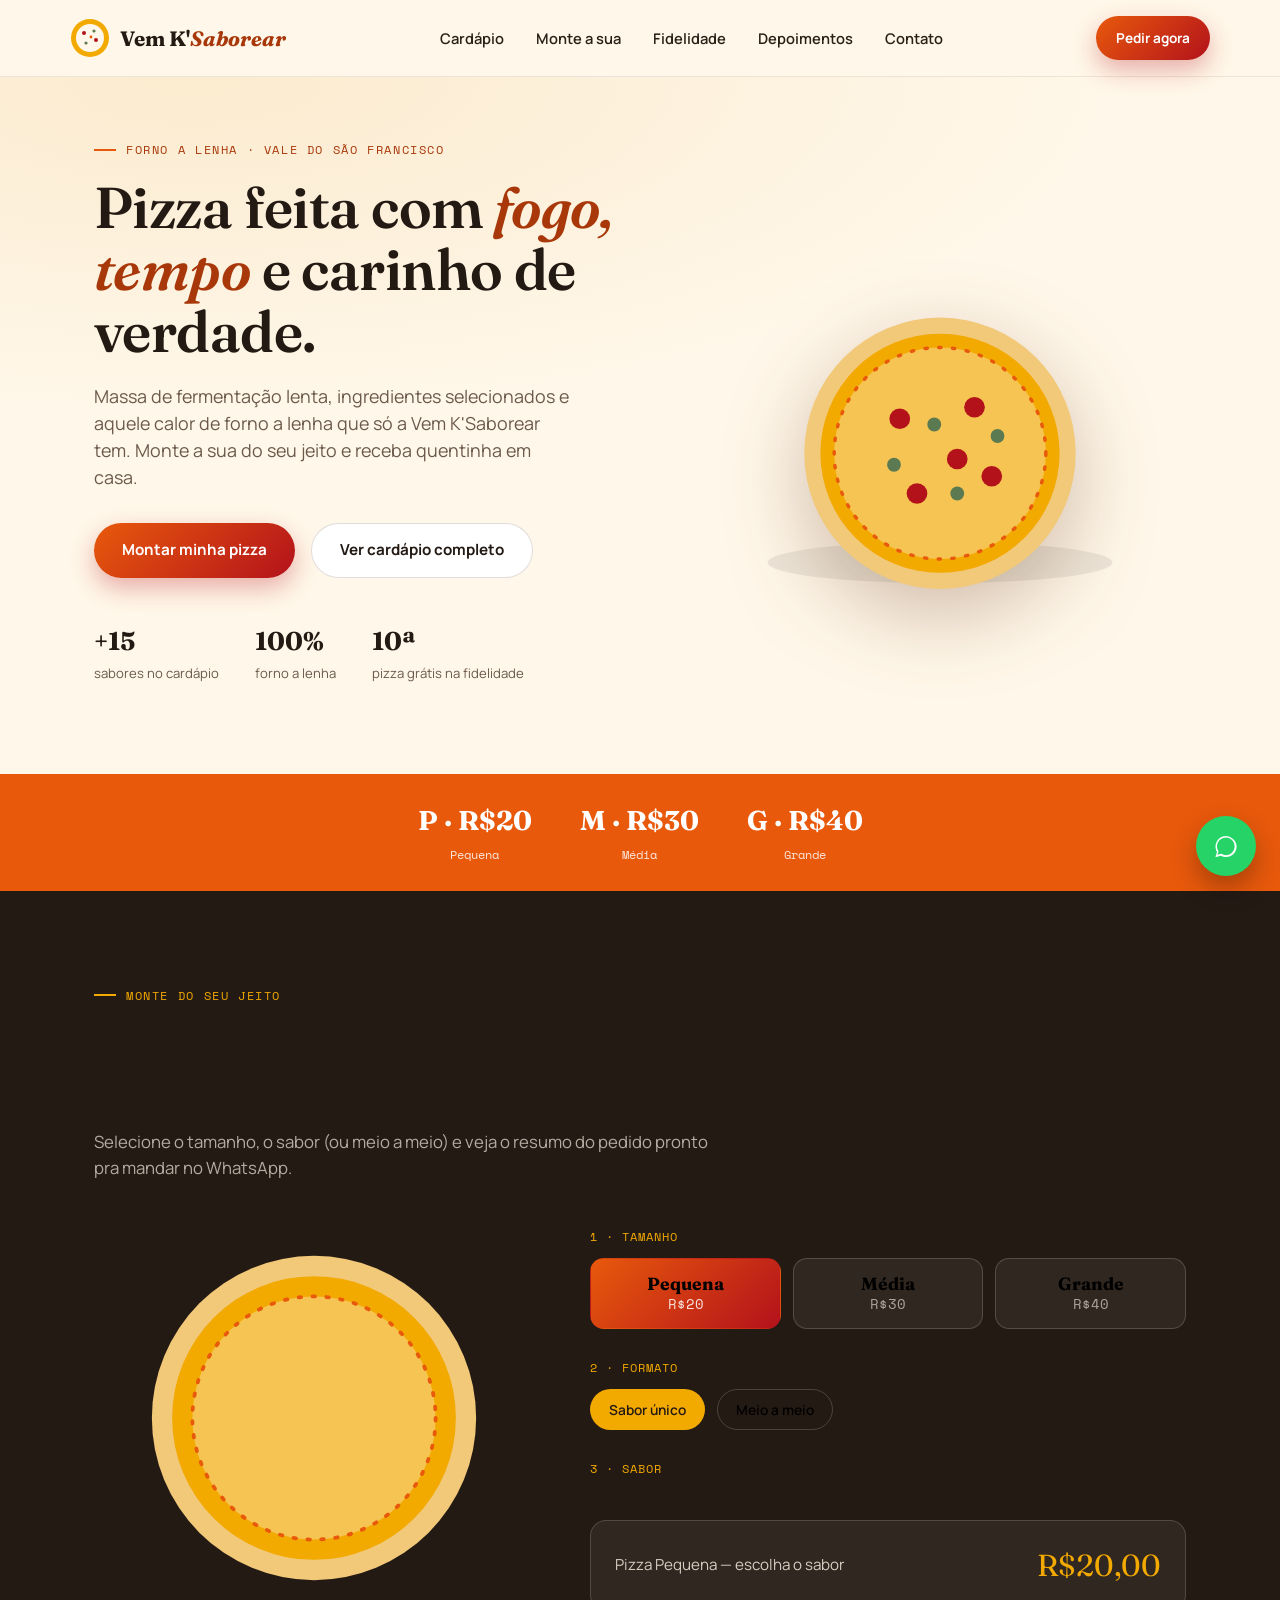
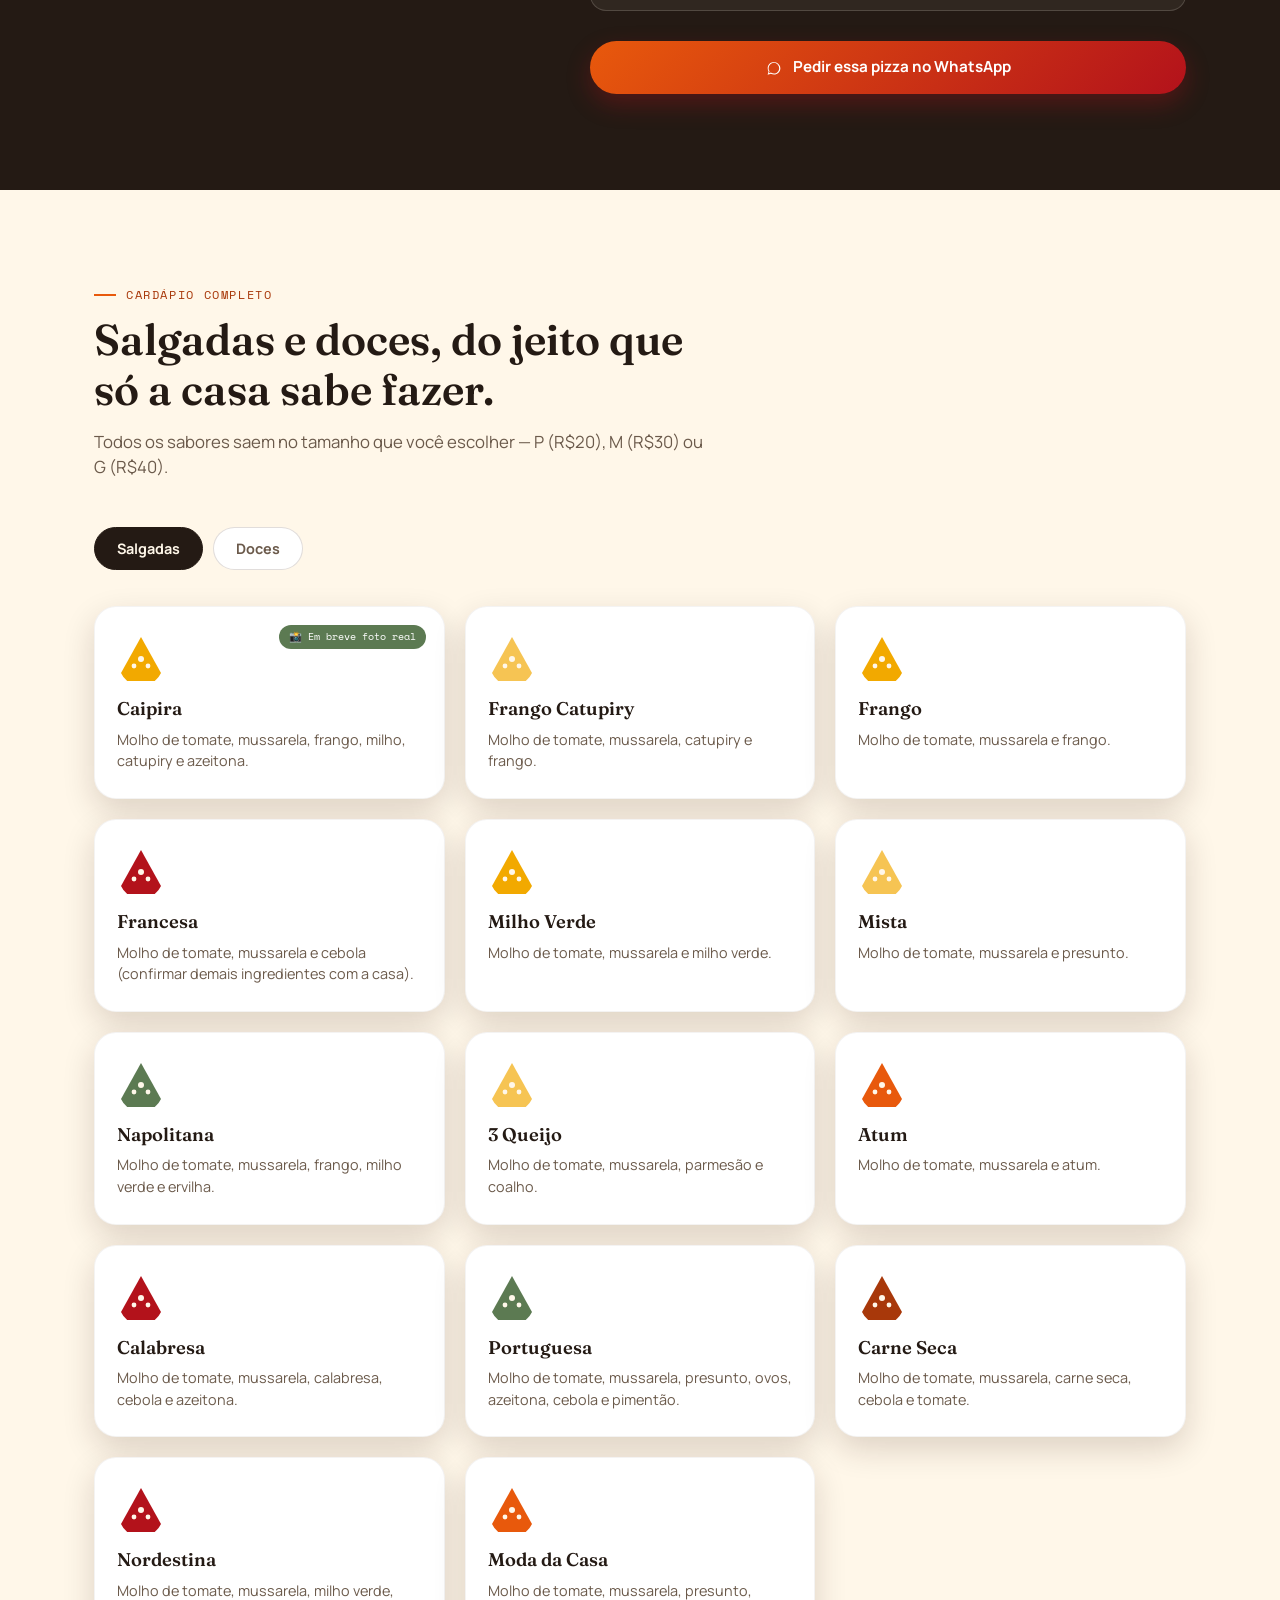
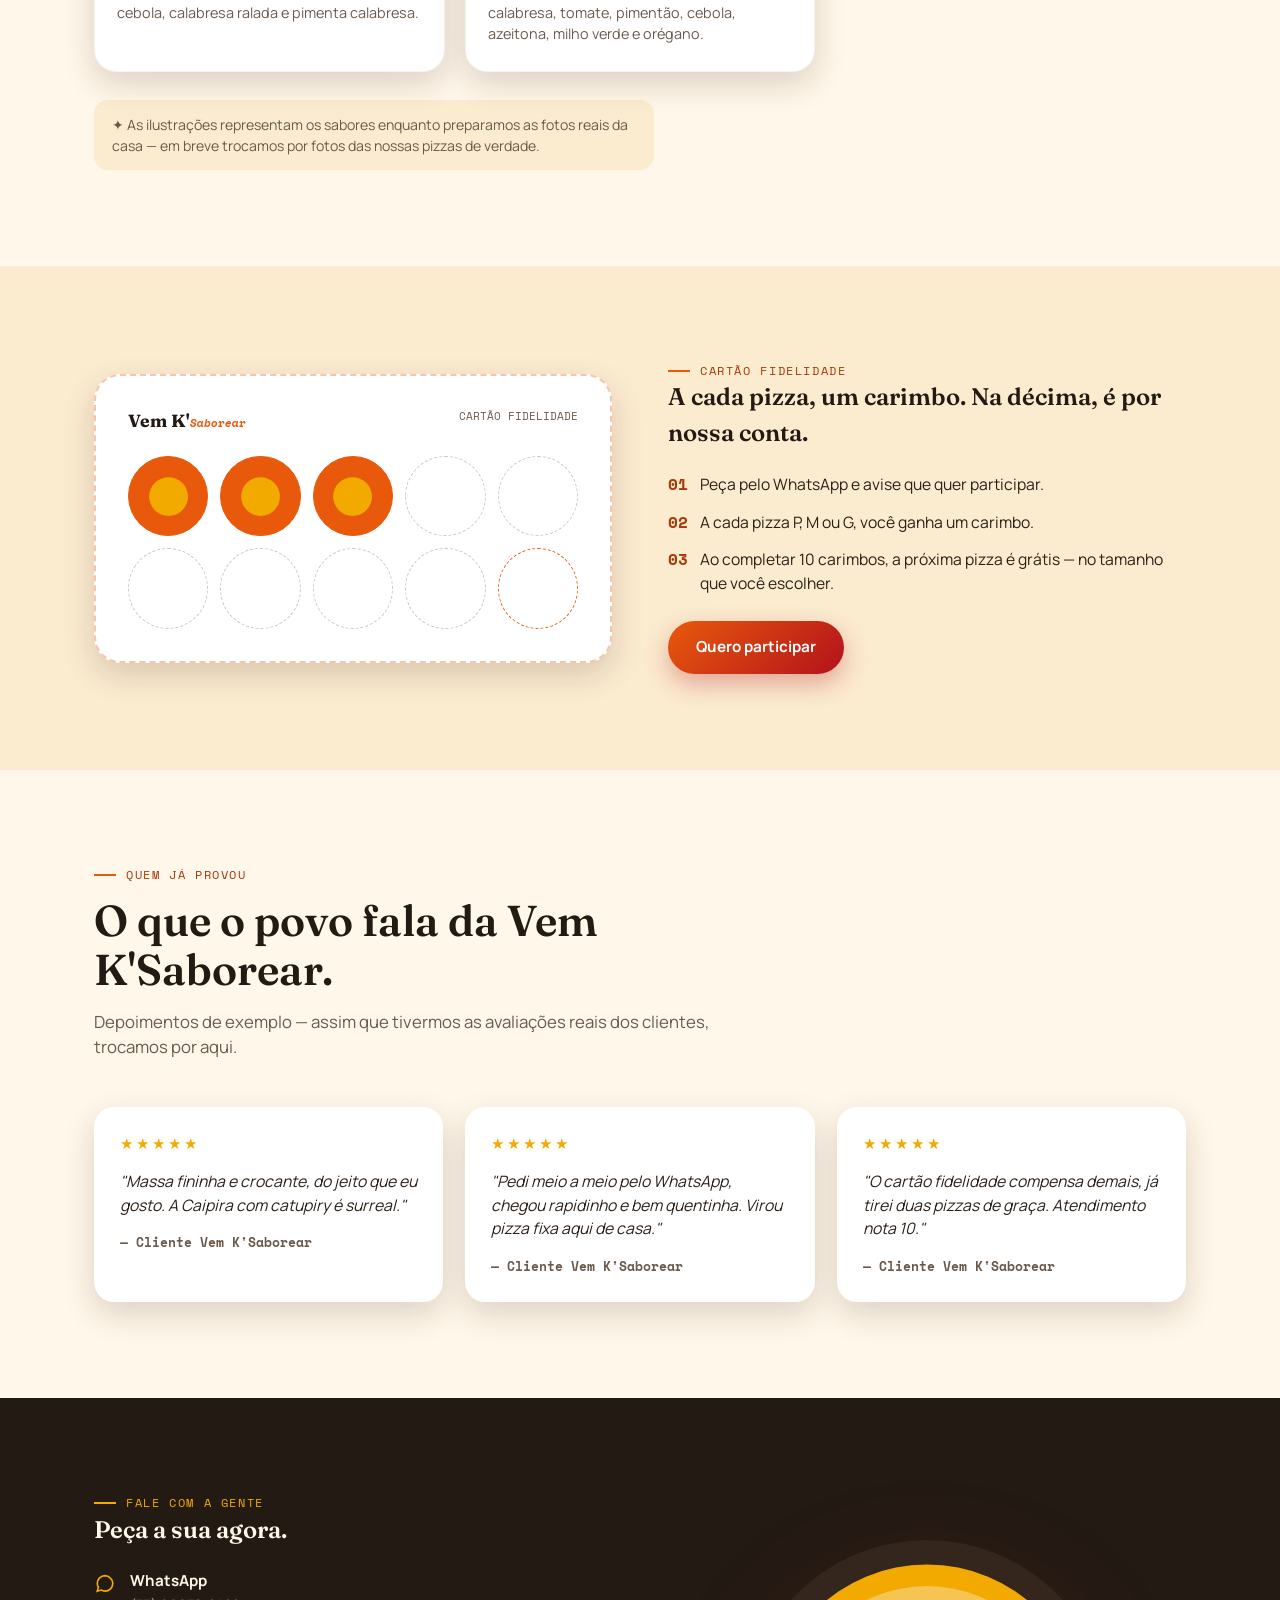
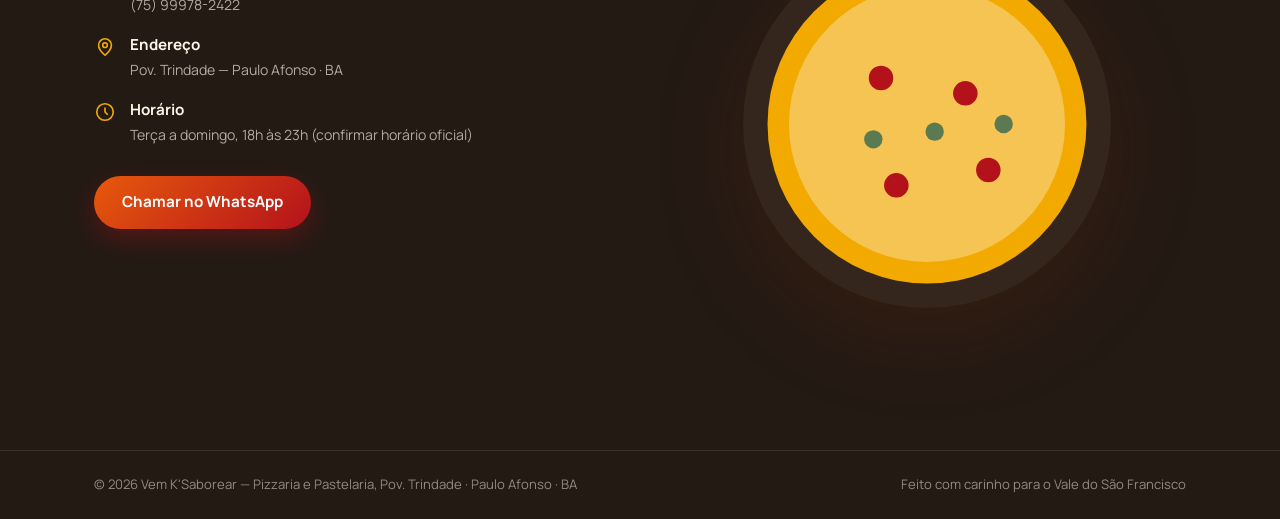
<file: vem-ksaborear-cardapio.html>
<!DOCTYPE html>
<html lang="pt-BR">
<head>
<meta charset="UTF-8">
<meta name="viewport" content="width=device-width, initial-scale=1.0">
<title>Vem K'Saborear — Pizzaria Artesanal</title>
<meta name="description" content="Vem K'Saborear — pizzas artesanais no forno de lenha, no coração do Vale do São Francisco. Monte a sua, peça pelo WhatsApp e ganhe no cartão fidelidade.">
<link rel="preconnect" href="https://fonts.googleapis.com">
<link rel="preconnect" href="https://fonts.gstatic.com" crossorigin>
<link href="https://fonts.googleapis.com/css2?family=Fraunces:ital,opsz,wght@0,9..144,300;0,9..144,500;0,9..144,600;0,9..144,700;1,9..144,500;1,9..144,600&family=Manrope:wght@400;500;600;700;800&family=Space+Mono:wght@400;700&display=swap" rel="stylesheet">
<style>
  :root{
    --creme: #FFF7E9;
    --creme-2: #FBEBCF;
    --amarelo: #F2A900;
    --laranja: #E8590C;
    --laranja-escuro: #A8380A;
    --vermelho: #B3121B;
    --carvao: #241A14;
    --carvao-2: #34261C;
    --verde: #5C7A52;
    --texto: #2B2018;
    --texto-suave: #6B5A4B;
    --branco: #FFFFFF;
    --sombra: 0 12px 32px rgba(43, 20, 6, 0.16);
    --radius: 22px;
    --ff-display: 'Fraunces', serif;
    --ff-body: 'Manrope', sans-serif;
    --ff-mono: 'Space Mono', monospace;
  }

  *{ box-sizing: border-box; margin:0; padding:0; }
  html{ scroll-behavior: smooth; }
  body{
    font-family: var(--ff-body);
    background: var(--creme);
    color: var(--texto);
    line-height: 1.5;
    overflow-x: hidden;
  }
  img, svg{ display:block; max-width:100%; }
  a{ color: inherit; text-decoration: none; }
  ul{ list-style: none; }
  button{ font-family: inherit; cursor:pointer; border:none; background:none; }
  .container{ max-width: 1140px; margin: 0 auto; padding: 0 24px; }
  .eyebrow{
    font-family: var(--ff-mono);
    font-size: 0.72rem;
    letter-spacing: 0.14em;
    text-transform: uppercase;
    color: var(--laranja-escuro);
    display:flex; align-items:center; gap:10px;
  }
  .eyebrow::before{
    content:"";
    width: 22px; height: 2px;
    background: var(--laranja);
    display:inline-block;
  }
  h1,h2,h3{ font-family: var(--ff-display); font-weight: 600; color: var(--carvao); }
  .section{ padding: 96px 0; }
  .section-head{ max-width: 620px; margin-bottom: 48px; }
  .section-head h2{ font-size: clamp(1.9rem, 3.6vw, 2.7rem); margin-top: 12px; line-height: 1.15; }
  .section-head p{ margin-top: 14px; color: var(--texto-suave); font-size: 1.05rem; }
  .btn{
    display:inline-flex; align-items:center; gap:10px;
    padding: 15px 28px;
    border-radius: 100px;
    font-weight: 700;
    font-size: 0.95rem;
    transition: transform .18s ease, box-shadow .18s ease, background .18s ease;
    white-space: nowrap;
  }
  .btn-primary{
    background: linear-gradient(135deg, var(--laranja) 0%, var(--vermelho) 100%);
    color: var(--branco);
    box-shadow: 0 10px 24px rgba(179, 18, 27, 0.32);
  }
  .btn-primary:hover{ transform: translateY(-2px); box-shadow: 0 14px 30px rgba(179, 18, 27, 0.4); }
  .btn-ghost{
    background: var(--branco);
    color: var(--carvao);
    border: 1.5px solid rgba(43,20,6,0.14);
  }
  .btn-ghost:hover{ border-color: var(--laranja); color: var(--laranja-escuro); }

  /* ---------- HEADER ---------- */
  header{
    position: sticky; top:0; z-index: 100;
    background: rgba(255, 247, 233, 0.92);
    backdrop-filter: blur(10px);
    border-bottom: 1px solid rgba(43,20,6,0.08);
  }
  .nav{
    display:flex; align-items:center; justify-content:space-between;
    padding: 16px 0;
  }
  .logo{ display:flex; align-items:center; gap:10px; }
  .logo-mark{ width: 40px; height: 40px; flex-shrink:0; }
  .logo-word{ font-family: var(--ff-display); font-weight:700; font-size: 1.3rem; color: var(--carvao); }
  .logo-word span{ color: var(--laranja-escuro); font-style: italic; }
  .nav-links{ display:flex; gap: 32px; align-items:center; }
  .nav-links a{ font-weight: 600; font-size: 0.92rem; color: var(--texto); transition: color .15s; }
  .nav-links a:hover{ color: var(--laranja-escuro); }
  .nav-cta{ display:flex; align-items:center; gap:14px; }
  .nav-toggle{ display:none; width:38px; height:38px; }
  .nav-toggle span, .nav-toggle::before, .nav-toggle::after{ display:none; }

  @media (max-width: 860px){
    .nav-links{
      position: fixed; top: 72px; left:0; right:0;
      background: var(--creme); flex-direction: column; align-items:flex-start;
      padding: 20px 24px 28px; gap: 18px;
      border-bottom: 1px solid rgba(43,20,6,0.1);
      transform: translateY(-130%); transition: transform .28s ease;
    }
    .nav-links.open{ transform: translateY(0); }
    .nav-toggle{ display:flex; flex-direction:column; justify-content:center; align-items:center; gap:5px; }
    .nav-toggle span{ display:block; width:22px; height:2px; background:var(--carvao); border-radius:2px; }
  }

  /* ---------- HERO ---------- */
  .hero{
    position: relative;
    padding: 64px 0 90px;
    background: radial-gradient(120% 80% at 15% 0%, var(--creme-2) 0%, var(--creme) 60%);
    overflow: hidden;
  }
  .hero-grid{
    display:grid; grid-template-columns: 1.05fr 0.95fr; gap: 56px; align-items:center;
  }
  .hero-eyebrow{ margin-bottom: 18px; }
  .hero h1{
    font-size: clamp(2.4rem, 5vw, 3.6rem);
    line-height: 1.08;
    letter-spacing: -0.01em;
  }
  .hero h1 em{ color: var(--laranja-escuro); font-style: italic; }
  .hero p.lead{
    margin-top: 20px; font-size: 1.12rem; color: var(--texto-suave); max-width: 480px;
  }
  .hero-actions{ margin-top: 32px; display:flex; gap: 16px; flex-wrap:wrap; }
  .hero-stats{
    margin-top: 44px; display:flex; gap: 36px; flex-wrap: wrap;
  }
  .hero-stat b{ font-family: var(--ff-display); font-size: 1.6rem; color: var(--carvao); display:block; }
  .hero-stat span{ font-size: 0.82rem; color: var(--texto-suave); }

  .hero-art{ position:relative; display:flex; align-items:center; justify-content:center; }
  .hero-art svg{ width: 100%; max-width: 460px; filter: drop-shadow(0 26px 40px rgba(90, 35, 6, 0.28)); }
  .flame{ transform-origin: center bottom; animation: flicker 2.6s ease-in-out infinite; }
  .flame.f2{ animation-delay: .4s; }
  .flame.f3{ animation-delay: .8s; }
  @keyframes flicker{
    0%, 100%{ transform: scaleY(1) translateY(0); opacity: .95; }
    50%{ transform: scaleY(1.08) translateY(-3px); opacity: 1; }
  }
  @media (prefers-reduced-motion: reduce){ .flame{ animation: none; } }

  @media (max-width: 900px){
    .hero-grid{ grid-template-columns: 1fr; }
    .hero-art{ order:-1; }
    .hero-art svg{ max-width: 300px; }
  }

  /* ---------- MONTE SUA PIZZA ---------- */
  .builder{ background: var(--carvao); color: var(--creme); position:relative; }
  .builder .section-head p{ color: rgba(255,247,233,0.66); }
  .builder .eyebrow{ color: var(--amarelo); }
  .builder .eyebrow::before{ background: var(--amarelo); }
  .builder-grid{
    display:grid; grid-template-columns: 0.85fr 1.15fr; gap: 56px; align-items:flex-start;
  }
  .pizza-stage{
    display:flex; align-items:center; justify-content:center;
    position: sticky; top: 110px;
  }
  .pizza-stage svg{ width:100%; max-width: 380px; }

  .builder-panel{ display:flex; flex-direction:column; gap: 30px; }
  .field-label{
    font-family: var(--ff-mono); font-size: 0.75rem; letter-spacing: 0.08em;
    text-transform: uppercase; color: var(--amarelo); margin-bottom: 12px; display:block;
  }
  .size-row{ display:flex; gap: 12px; flex-wrap: wrap; }
  .size-btn{
    flex:1; min-width: 100px;
    background: rgba(255,247,233,0.06);
    border: 1.5px solid rgba(255,247,233,0.18);
    border-radius: 14px;
    padding: 14px 10px;
    text-align:center;
    transition: all .15s ease;
  }
  .size-btn b{ display:block; font-family: var(--ff-display); font-size: 1.1rem; }
  .size-btn span{ font-family: var(--ff-mono); font-size: 0.85rem; color: rgba(255,247,233,0.6); }
  .size-btn.active{
    background: linear-gradient(135deg, var(--laranja), var(--vermelho));
    border-color: transparent;
  }
  .size-btn.active span{ color: rgba(255,255,255,0.85); }

  .mode-row{ display:flex; gap: 12px; }
  .mode-btn{
    padding: 10px 18px; border-radius: 100px;
    border: 1.5px solid rgba(255,247,233,0.18);
    font-size: 0.86rem; font-weight: 600;
  }
  .mode-btn.active{ background: var(--amarelo); color: var(--carvao); border-color: transparent; }

  .flavor-grid{
    display:grid; grid-template-columns: repeat(2, 1fr); gap: 10px;
  }
  .flavor-pick{
    background: rgba(255,247,233,0.06);
    border: 1.5px solid rgba(255,247,233,0.14);
    border-radius: 12px;
    padding: 12px 14px;
    font-size: 0.88rem;
    text-align:left;
    transition: all .15s ease;
  }
  .flavor-pick.active{ background: rgba(242,169,0,0.16); border-color: var(--amarelo); color: var(--amarelo); }
  .flavor-pick.disabled{ opacity: .35; pointer-events:none; }
  #flavor2Wrap{ display:none; }
  #flavor2Wrap.show{ display:block; }

  .builder-summary{
    background: rgba(255,247,233,0.06);
    border: 1px solid rgba(255,247,233,0.16);
    border-radius: 16px;
    padding: 22px 24px;
    display:flex; align-items:center; justify-content:space-between; gap: 20px; flex-wrap:wrap;
  }
  .builder-summary .desc{ font-size: 0.95rem; color: rgba(255,247,233,0.8); }
  .builder-summary .price{ font-family: var(--ff-display); font-size: 1.9rem; color: var(--amarelo); white-space:nowrap; }

  @media (max-width: 900px){
    .builder-grid{ grid-template-columns: 1fr; }
    .pizza-stage{ position: static; }
  }

  /* ---------- CARDÁPIO ---------- */
  .tabs{ display:flex; gap: 10px; margin-bottom: 36px; flex-wrap:wrap; }
  .tab-btn{
    padding: 11px 22px; border-radius: 100px;
    border: 1.5px solid rgba(43,20,6,0.14);
    font-weight: 700; font-size: 0.9rem; color: var(--texto-suave);
    background: var(--branco);
  }
  .tab-btn.active{ background: var(--carvao); color: var(--creme); border-color: var(--carvao); }
  .tab-panel{ display:none; }
  .tab-panel.active{ display:grid; }
  .menu-grid{
    grid-template-columns: repeat(3, 1fr); gap: 20px;
  }
  @media (max-width: 900px){ .menu-grid{ grid-template-columns: repeat(2,1fr); } }
  @media (max-width: 600px){ .menu-grid{ grid-template-columns: 1fr; } }

  .menu-card{
    background: var(--branco);
    border-radius: var(--radius);
    padding: 26px 22px;
    box-shadow: var(--sombra);
    border: 1px solid rgba(43,20,6,0.05);
    position:relative;
    transition: transform .18s ease, box-shadow .18s ease;
  }
  .menu-card:hover{ transform: translateY(-4px); }
  .menu-card .slice{ width: 48px; height: 48px; margin-bottom: 14px; }
  .menu-card h3{ font-size: 1.15rem; margin-bottom: 6px; }
  .menu-card p{ font-size: 0.9rem; color: var(--texto-suave); }
  .badge-real{
    position:absolute; top: 18px; right: 18px;
    font-family: var(--ff-mono); font-size: 0.65rem;
    background: var(--verde); color: white;
    padding: 4px 10px; border-radius: 100px;
  }
  .menu-note{
    margin-top: 28px; font-size: 0.88rem; color: var(--texto-suave);
    display:flex; gap:10px; align-items:flex-start;
    background: var(--creme-2); padding: 14px 18px; border-radius: 14px; max-width: 560px;
  }

  /* ---------- PRECOS STRIP ---------- */
  .price-strip{
    background: var(--laranja); color: white;
    padding: 26px 0;
  }
  .price-strip .container{
    display:flex; justify-content:center; gap: 48px; flex-wrap:wrap; text-align:center;
  }
  .price-strip .item b{ font-family: var(--ff-display); font-size: 1.7rem; display:block; }
  .price-strip .item span{ font-family: var(--ff-mono); font-size: 0.78rem; opacity:.85; }

  /* ---------- FIDELIDADE ---------- */
  .loyalty{ background: var(--creme-2); }
  .loyalty-grid{ display:grid; grid-template-columns: 1fr 1fr; gap: 56px; align-items:center; }
  .loyalty-card{
    background: var(--branco); border-radius: 26px; padding: 32px;
    box-shadow: var(--sombra);
    border: 2px dashed rgba(232, 89, 12, 0.35);
  }
  .loyalty-card-top{ display:flex; justify-content:space-between; align-items:flex-start; margin-bottom: 22px; }
  .loyalty-card-top .logo-word{ font-size: 1.1rem; }
  .loyalty-card-top span{ font-family: var(--ff-mono); font-size: 0.7rem; color: var(--texto-suave); }
  .stamp-grid{ display:grid; grid-template-columns: repeat(5, 1fr); gap: 12px; }
  .stamp{
    aspect-ratio: 1; border-radius: 50%;
    border: 1.5px dashed rgba(43,20,6,0.25);
    display:flex; align-items:center; justify-content:center;
  }
  .stamp.filled{ background: var(--laranja); border-style: solid; border-color: var(--laranja); }
  .stamp.filled svg{ width: 55%; }
  .loyalty ul{ margin-top: 22px; display:flex; flex-direction:column; gap: 14px; }
  .loyalty li{ display:flex; gap: 12px; font-size: 0.98rem; color: var(--texto); }
  .loyalty li b{ color: var(--laranja-escuro); font-family: var(--ff-mono); }

  @media (max-width: 900px){ .loyalty-grid{ grid-template-columns: 1fr; } }

  /* ---------- DEPOIMENTOS ---------- */
  .testi-grid{ display:grid; grid-template-columns: repeat(3, 1fr); gap: 22px; }
  @media (max-width: 900px){ .testi-grid{ grid-template-columns: 1fr; } }
  .testi-card{
    background: var(--branco); border-radius: 20px; padding: 26px;
    box-shadow: var(--sombra);
  }
  .stars{ color: var(--amarelo); letter-spacing: 3px; margin-bottom: 14px; font-size: 0.95rem; }
  .testi-card p{ font-size: 0.98rem; color: var(--texto); font-style: italic; }
  .testi-name{ margin-top: 16px; font-weight: 700; font-family: var(--ff-mono); font-size: 0.82rem; color: var(--texto-suave); }

  /* ---------- CONTATO ---------- */
  .contact{ background: var(--carvao); color: var(--creme); }
  .contact .eyebrow{ color: var(--amarelo); }
  .contact .eyebrow::before{ background: var(--amarelo); }
  .contact-grid{ display:grid; grid-template-columns: 1fr 1fr; gap: 56px; }
  .contact-list{ margin-top: 22px; display:flex; flex-direction:column; gap: 18px; }
  .contact-item{ display:flex; gap: 14px; }
  .contact-item .ic{ width: 22px; height: 22px; flex-shrink:0; margin-top:2px; color: var(--amarelo); }
  .contact-item b{ display:block; font-size:0.95rem; }
  .contact-item span{ font-size: 0.88rem; color: rgba(255,247,233,0.65); }

  footer{ background: var(--carvao); border-top: 1px solid rgba(255,247,233,0.1); padding: 24px 0; }
  footer .container{ display:flex; justify-content:space-between; align-items:center; flex-wrap:wrap; gap: 12px; }
  footer p{ font-size: 0.82rem; color: rgba(255,247,233,0.5); }

  /* ---------- WHATSAPP FLOAT ---------- */
  .wa-float{
    position: fixed; bottom: 24px; right: 24px; z-index: 200;
    width: 60px; height: 60px; border-radius: 50%;
    background: #25D366;
    display:flex; align-items:center; justify-content:center;
    box-shadow: 0 12px 26px rgba(0,0,0,0.28);
    transition: transform .18s ease;
  }
  .wa-float:hover{ transform: scale(1.07); }
  .wa-float svg{ width: 30px; height: 30px; }
</style>
</head>
<body>

<header>
  <div class="container nav">
    <a href="#top" class="logo">
      <svg class="logo-mark" viewBox="0 0 40 40" fill="none">
        <circle cx="20" cy="20" r="19" fill="#F2A900"/>
        <circle cx="20" cy="20" r="14" fill="#FFF7E9"/>
        <circle cx="14" cy="15" r="2" fill="#B3121B"/>
        <circle cx="24" cy="13" r="1.6" fill="#5C7A52"/>
        <circle cx="26" cy="22" r="2" fill="#B3121B"/>
        <circle cx="16" cy="25" r="1.6" fill="#5C7A52"/>
        <circle cx="21" cy="19" r="1.4" fill="#E8590C"/>
      </svg>
      <span class="logo-word">Vem K'<span>Saborear</span></span>
    </a>
    <nav class="nav-links" id="navLinks">
      <a href="#cardapio">Cardápio</a>
      <a href="#montar">Monte a sua</a>
      <a href="#fidelidade">Fidelidade</a>
      <a href="#depoimentos">Depoimentos</a>
      <a href="#contato">Contato</a>
    </nav>
    <div class="nav-cta">
      <a href="#montar" class="btn btn-primary" style="padding:12px 20px;font-size:0.85rem;">Pedir agora</a>
      <button class="nav-toggle" id="navToggle" aria-label="Abrir menu"><span></span><span></span><span></span></button>
    </div>
  </div>
</header>

<section class="hero" id="top">
  <div class="container hero-grid">
    <div>
      <div class="eyebrow hero-eyebrow">Forno a lenha · Vale do São Francisco</div>
      <h1>Pizza feita com <em>fogo, tempo</em> e carinho de verdade.</h1>
      <p class="lead">Massa de fermentação lenta, ingredientes selecionados e aquele calor de forno a lenha que só a Vem K'Saborear tem. Monte a sua do seu jeito e receba quentinha em casa.</p>
      <div class="hero-actions">
        <a href="#montar" class="btn btn-primary">Montar minha pizza</a>
        <a href="#cardapio" class="btn btn-ghost">Ver cardápio completo</a>
      </div>
      <div class="hero-stats">
        <div class="hero-stat"><b>+15</b><span>sabores no cardápio</span></div>
        <div class="hero-stat"><b>100%</b><span>forno a lenha</span></div>
        <div class="hero-stat"><b>10ª</b><span>pizza grátis na fidelidade</span></div>
      </div>
    </div>
    <div class="hero-art">
      <svg viewBox="0 0 400 400" fill="none">
        <ellipse cx="200" cy="330" rx="150" ry="18" fill="#241A14" opacity="0.08"/>
        <path class="flame f1" d="M170 250c-10-22 4-34 6-50-14 10-24 26-22 44 2 16 12 24 16 6z" fill="#F2A900"/>
        <path class="flame f2" d="M200 260c-14-28 6-42 8-64-18 12-30 34-26 56 3 20 16 28 18 8z" fill="#E8590C"/>
        <path class="flame f3" d="M230 250c-10-22 4-34 6-50-14 10-24 26-22 44 2 16 12 24 16 6z" fill="#F2A900"/>
        <circle cx="200" cy="235" r="118" fill="#F2C879"/>
        <circle cx="200" cy="235" r="104" fill="#F2A900"/>
        <circle cx="200" cy="235" r="92" fill="#F6C453"/>
        <g>
          <circle cx="165" cy="205" r="9" fill="#B3121B"/>
          <circle cx="230" cy="195" r="9" fill="#B3121B"/>
          <circle cx="245" cy="255" r="9" fill="#B3121B"/>
          <circle cx="180" cy="270" r="9" fill="#B3121B"/>
          <circle cx="215" cy="240" r="9" fill="#B3121B"/>
          <circle cx="195" cy="210" r="6" fill="#5C7A52"/>
          <circle cx="250" cy="220" r="6" fill="#5C7A52"/>
          <circle cx="160" cy="245" r="6" fill="#5C7A52"/>
          <circle cx="215" cy="270" r="6" fill="#5C7A52"/>
        </g>
        <circle cx="200" cy="235" r="92" fill="none" stroke="#E8590C" stroke-width="3" stroke-dasharray="2 10" stroke-linecap="round"/>
      </svg>
    </div>
  </div>
</section>

<section class="price-strip">
  <div class="container">
    <div class="item"><b>P · R$20</b><span>Pequena</span></div>
    <div class="item"><b>M · R$30</b><span>Média</span></div>
    <div class="item"><b>G · R$40</b><span>Grande</span></div>
  </div>
</section>

<section class="section builder" id="montar">
  <div class="container">
    <div class="section-head">
      <div class="eyebrow">Monte do seu jeito</div>
      <h2>A pizza é sua. Escolha do tamanho ao sabor.</h2>
      <p>Selecione o tamanho, o sabor (ou meio a meio) e veja o resumo do pedido pronto pra mandar no WhatsApp.</p>
    </div>

    <div class="builder-grid">
      <div class="pizza-stage">
        <svg id="pizzaPreview" viewBox="0 0 300 300" fill="none">
          <circle cx="150" cy="150" r="128" fill="#F2C879"/>
          <circle cx="150" cy="150" r="112" fill="#F2A900"/>
          <path id="half2Base" d="M150 150 L150 38 A112 112 0 0 1 150 262 Z" fill="#F2A900" opacity="0"/>
          <circle id="baseFill" cx="150" cy="150" r="96" fill="#F6C453"/>
          <path id="half2Fill" d="M150 150 L150 54 A96 96 0 0 1 150 246 Z" fill="#F6C453" opacity="0"/>
          <g id="toppings"></g>
          <circle cx="150" cy="150" r="96" fill="none" stroke="#E8590C" stroke-width="3" stroke-dasharray="2 9" stroke-linecap="round"/>
          <line id="halfLine" x1="150" y1="38" x2="150" y2="262" stroke="#A8380A" stroke-width="2" stroke-dasharray="4 5" opacity="0"/>
        </svg>
      </div>

      <div class="builder-panel">
        <div>
          <span class="field-label">1 · Tamanho</span>
          <div class="size-row" id="sizeRow">
            <button class="size-btn active" data-size="P" data-price="20"><b>Pequena</b><span>R$20</span></button>
            <button class="size-btn" data-size="M" data-price="30"><b>Média</b><span>R$30</span></button>
            <button class="size-btn" data-size="G" data-price="40"><b>Grande</b><span>R$40</span></button>
          </div>
        </div>

        <div>
          <span class="field-label">2 · Formato</span>
          <div class="mode-row" id="modeRow">
            <button class="mode-btn active" data-mode="1">Sabor único</button>
            <button class="mode-btn" data-mode="2">Meio a meio</button>
          </div>
        </div>

        <div>
          <span class="field-label" id="flavor1Label">3 · Sabor</span>
          <div class="flavor-grid" id="flavor1Grid"></div>
        </div>

        <div id="flavor2Wrap">
          <span class="field-label">4 · Segundo sabor</span>
          <div class="flavor-grid" id="flavor2Grid"></div>
        </div>

        <div class="builder-summary">
          <div class="desc" id="summaryDesc">Pizza Pequena — escolha o sabor</div>
          <div class="price" id="summaryPrice">R$20,00</div>
        </div>

        <a href="#" target="_blank" class="btn btn-primary" id="waOrderBtn" style="justify-content:center;">
          <svg width="18" height="18" viewBox="0 0 24 24" fill="white"><path d="M17.6 6.32A8.86 8.86 0 0 0 12.05 4C7.4 4 3.6 7.8 3.6 12.45c0 1.55.42 3.06 1.2 4.38L3.5 21l4.28-1.28a8.85 8.85 0 0 0 4.27 1.09h.01c4.65 0 8.44-3.79 8.44-8.44a8.4 8.4 0 0 0-2.9-6.05Zm-5.55 13c-1.33 0-2.63-.36-3.77-1.03l-.27-.16-2.8.84.84-2.73-.18-.28a7.02 7.02 0 0 1-1.08-3.78 7.05 7.05 0 0 1 7.06-7.05c1.88 0 3.65.74 4.98 2.07a7 7 0 0 1 2.06 4.98c0 3.9-3.16 7.14-7.04 7.14Z"/></svg>
          Pedir essa pizza no WhatsApp
        </a>
      </div>
    </div>
  </div>
</section>

<section class="section" id="cardapio">
  <div class="container">
    <div class="section-head">
      <div class="eyebrow">Cardápio completo</div>
      <h2>Salgadas e doces, do jeito que só a casa sabe fazer.</h2>
      <p>Todos os sabores saem no tamanho que você escolher — P (R$20), M (R$30) ou G (R$40).</p>
    </div>

    <div class="tabs">
      <button class="tab-btn active" data-tab="salgadas">Salgadas</button>
      <button class="tab-btn" data-tab="doces">Doces</button>
    </div>

    <div class="tab-panel menu-grid active" id="tab-salgadas"></div>
    <div class="tab-panel menu-grid" id="tab-doces"></div>

    <div class="menu-note">
      ✦ As ilustrações representam os sabores enquanto preparamos as fotos reais da casa — em breve trocamos por fotos das nossas pizzas de verdade.
    </div>
  </div>
</section>

<section class="section loyalty" id="fidelidade">
  <div class="container loyalty-grid">
    <div class="loyalty-card">
      <div class="loyalty-card-top">
        <div class="logo-word">Vem K'<span style="color:#E8590C;font-style:italic;">Saborear</span></div>
        <span>CARTÃO FIDELIDADE</span>
      </div>
      <div class="stamp-grid">
        <div class="stamp filled"><svg viewBox="0 0 20 20"><circle cx="10" cy="10" r="9" fill="#F2A900"/></svg></div>
        <div class="stamp filled"><svg viewBox="0 0 20 20"><circle cx="10" cy="10" r="9" fill="#F2A900"/></svg></div>
        <div class="stamp filled"><svg viewBox="0 0 20 20"><circle cx="10" cy="10" r="9" fill="#F2A900"/></svg></div>
        <div class="stamp"></div>
        <div class="stamp"></div>
        <div class="stamp"></div>
        <div class="stamp"></div>
        <div class="stamp"></div>
        <div class="stamp"></div>
        <div class="stamp" style="border-color:#E8590C;"></div>
      </div>
    </div>
    <div>
      <div class="eyebrow">Cartão fidelidade</div>
      <h2>A cada pizza, um carimbo. Na décima, é por nossa conta.</h2>
      <ul>
        <li><b>01</b> Peça pelo WhatsApp e avise que quer participar.</li>
        <li><b>02</b> A cada pizza P, M ou G, você ganha um carimbo.</li>
        <li><b>03</b> Ao completar 10 carimbos, a próxima pizza é grátis — no tamanho que você escolher.</li>
      </ul>
      <a href="#contato" class="btn btn-primary" style="margin-top:26px;">Quero participar</a>
    </div>
  </div>
</section>

<section class="section" id="depoimentos">
  <div class="container">
    <div class="section-head">
      <div class="eyebrow">Quem já provou</div>
      <h2>O que o povo fala da Vem K'Saborear.</h2>
      <p>Depoimentos de exemplo — assim que tivermos as avaliações reais dos clientes, trocamos por aqui.</p>
    </div>
    <div class="testi-grid">
      <div class="testi-card">
        <div class="stars">★★★★★</div>
        <p>"Massa fininha e crocante, do jeito que eu gosto. A Caipira com catupiry é surreal."</p>
        <div class="testi-name">— Cliente Vem K'Saborear</div>
      </div>
      <div class="testi-card">
        <div class="stars">★★★★★</div>
        <p>"Pedi meio a meio pelo WhatsApp, chegou rapidinho e bem quentinha. Virou pizza fixa aqui de casa."</p>
        <div class="testi-name">— Cliente Vem K'Saborear</div>
      </div>
      <div class="testi-card">
        <div class="stars">★★★★★</div>
        <p>"O cartão fidelidade compensa demais, já tirei duas pizzas de graça. Atendimento nota 10."</p>
        <div class="testi-name">— Cliente Vem K'Saborear</div>
      </div>
    </div>
  </div>
</section>

<section class="section contact" id="contato">
  <div class="container contact-grid">
    <div>
      <div class="eyebrow">Fale com a gente</div>
      <h2 style="color:var(--creme);">Peça a sua agora.</h2>
      <div class="contact-list">
        <div class="contact-item">
          <svg class="ic" viewBox="0 0 24 24" fill="none" stroke="currentColor" stroke-width="1.8"><path d="M17.6 6.32A8.86 8.86 0 0 0 12.05 4C7.4 4 3.6 7.8 3.6 12.45c0 1.55.42 3.06 1.2 4.38L3.5 21l4.28-1.28a8.85 8.85 0 0 0 4.27 1.09h.01c4.65 0 8.44-3.79 8.44-8.44a8.4 8.4 0 0 0-2.9-6.05Z"/></svg>
          <div><b>WhatsApp</b><span>(75) 99978-2422</span></div>
        </div>
        <div class="contact-item">
          <svg class="ic" viewBox="0 0 24 24" fill="none" stroke="currentColor" stroke-width="1.8"><path d="M12 21s-7-6.1-7-11a7 7 0 0 1 14 0c0 4.9-7 11-7 11Z"/><circle cx="12" cy="10" r="2.5"/></svg>
          <div><b>Endereço</b><span>Pov. Trindade — Paulo Afonso · BA</span></div>
        </div>
        <div class="contact-item">
          <svg class="ic" viewBox="0 0 24 24" fill="none" stroke="currentColor" stroke-width="1.8"><circle cx="12" cy="12" r="9"/><path d="M12 7v5l3 3"/></svg>
          <div><b>Horário</b><span>Terça a domingo, 18h às 23h (confirmar horário oficial)</span></div>
        </div>
      </div>
      <a href="https://wa.me/5575999782422" target="_blank" class="btn btn-primary" style="margin-top:30px;">Chamar no WhatsApp</a>
    </div>
    <div class="hero-art">
      <svg viewBox="0 0 300 300" fill="none">
        <circle cx="150" cy="150" r="120" fill="#34261C"/>
        <circle cx="150" cy="150" r="104" fill="#F2A900"/>
        <circle cx="150" cy="150" r="90" fill="#F6C453"/>
        <circle cx="120" cy="120" r="8" fill="#B3121B"/>
        <circle cx="175" cy="130" r="8" fill="#B3121B"/>
        <circle cx="190" cy="180" r="8" fill="#B3121B"/>
        <circle cx="130" cy="190" r="8" fill="#B3121B"/>
        <circle cx="155" cy="155" r="6" fill="#5C7A52"/>
        <circle cx="200" cy="150" r="6" fill="#5C7A52"/>
        <circle cx="115" cy="160" r="6" fill="#5C7A52"/>
      </svg>
    </div>
  </div>
</section>

<footer>
  <div class="container">
    <p>© 2026 Vem K'Saborear — Pizzaria e Pastelaria, Pov. Trindade · Paulo Afonso · BA</p>
    <p>Feito com carinho para o Vale do São Francisco</p>
  </div>
</footer>

<a href="https://wa.me/5575999782422" target="_blank" class="wa-float" aria-label="Pedir no WhatsApp">
  <svg viewBox="0 0 24 24" fill="white"><path d="M17.6 6.32A8.86 8.86 0 0 0 12.05 4C7.4 4 3.6 7.8 3.6 12.45c0 1.55.42 3.06 1.2 4.38L3.5 21l4.28-1.28a8.85 8.85 0 0 0 4.27 1.09h.01c4.65 0 8.44-3.79 8.44-8.44a8.4 8.4 0 0 0-2.9-6.05Zm-5.55 13c-1.33 0-2.63-.36-3.77-1.03l-.27-.16-2.8.84.84-2.73-.18-.28a7.02 7.02 0 0 1-1.08-3.78 7.05 7.05 0 0 1 7.06-7.05c1.88 0 3.65.74 4.98 2.07a7 7 0 0 1 2.06 4.98c0 3.9-3.16 7.14-7.04 7.14Z"/></svg>
</a>

<script>
/* ---------- dados do cardápio ---------- */
const MENU = {
  salgadas: [
    { nome: "Caipira", desc: "Molho de tomate, mussarela, frango, milho, catupiry e azeitona.", cor:"#F2A900", real:true },
    { nome: "Frango Catupiry", desc: "Molho de tomate, mussarela, catupiry e frango.", cor:"#F6C453" },
    { nome: "Frango", desc: "Molho de tomate, mussarela e frango.", cor:"#F2A900" },
    { nome: "Francesa", desc: "Molho de tomate, mussarela e cebola (confirmar demais ingredientes com a casa).", cor:"#B3121B" },
    { nome: "Milho Verde", desc: "Molho de tomate, mussarela e milho verde.", cor:"#F2A900" },
    { nome: "Mista", desc: "Molho de tomate, mussarela e presunto.", cor:"#F6C453" },
    { nome: "Napolitana", desc: "Molho de tomate, mussarela, frango, milho verde e ervilha.", cor:"#5C7A52" },
    { nome: "3 Queijo", desc: "Molho de tomate, mussarela, parmesão e coalho.", cor:"#F6C453" },
    { nome: "Atum", desc: "Molho de tomate, mussarela e atum.", cor:"#E8590C" },
    { nome: "Calabresa", desc: "Molho de tomate, mussarela, calabresa, cebola e azeitona.", cor:"#B3121B" },
    { nome: "Portuguesa", desc: "Molho de tomate, mussarela, presunto, ovos, azeitona, cebola e pimentão.", cor:"#5C7A52" },
    { nome: "Carne Seca", desc: "Molho de tomate, mussarela, carne seca, cebola e tomate.", cor:"#A8380A" },
    { nome: "Nordestina", desc: "Molho de tomate, mussarela, milho verde, cebola, calabresa ralada e pimenta calabresa.", cor:"#B3121B" },
    { nome: "Moda da Casa", desc: "Molho de tomate, mussarela, presunto, calabresa, tomate, pimentão, cebola, azeitona, milho verde e orégano.", cor:"#E8590C" },
  ],
  doces: [
    { nome: "Romeu e Julieta", desc: "Leite condensado, mussarela e goiabada.", cor:"#B3121B" },
    { nome: "Banana", desc: "Leite condensado, mussarela, banana e canela.", cor:"#F2A900" },
    { nome: "Brigadeiro", desc: "Leite condensado, mussarela, pedaços de chocolate, chocolate e granulado.", cor:"#A8380A" },
  ]
};

function sliceIcon(cor){
  return `<svg class="slice" viewBox="0 0 48 48" fill="none">
    <path d="M24 4 L44 40 A22 22 0 0 1 4 40 Z" fill="${cor}"/>
    <circle cx="24" cy="26" r="3" fill="#FFF7E9"/>
    <circle cx="17" cy="33" r="2.4" fill="#FFF7E9"/>
    <circle cx="31" cy="33" r="2.4" fill="#FFF7E9"/>
  </svg>`;
}

function renderMenu(){
  Object.keys(MENU).forEach(cat=>{
    const el = document.getElementById('tab-'+cat);
    el.innerHTML = MENU[cat].map(item => `
      <div class="menu-card">
        ${item.real ? '<div class="badge-real">📸 Em breve foto real</div>' : ''}
        ${sliceIcon(item.cor)}
        <h3>${item.nome}</h3>
        <p>${item.desc}</p>
      </div>
    `).join('');
  });
}
renderMenu();

/* ---------- tabs ---------- */
document.querySelectorAll('.tab-btn').forEach(btn=>{
  btn.addEventListener('click', ()=>{
    document.querySelectorAll('.tab-btn').forEach(b=>b.classList.remove('active'));
    document.querySelectorAll('.tab-panel').forEach(p=>p.classList.remove('active'));
    btn.classList.add('active');
    document.getElementById('tab-'+btn.dataset.tab).classList.add('active');
  });
});

/* ---------- menu mobile ---------- */
const navToggle = document.getElementById('navToggle');
const navLinks = document.getElementById('navLinks');
navToggle.addEventListener('click', ()=> navLinks.classList.toggle('open'));
navLinks.querySelectorAll('a').forEach(a=> a.addEventListener('click', ()=> navLinks.classList.remove('open')));

/* ---------- monte sua pizza ---------- */
const ALL_FLAVORS = [...MENU.salgadas, ...MENU.especiais, ...MENU.doces].map(f=>f.nome);
const FLAVOR_COLOR = {};
[...MENU.salgadas, ...MENU.especiais, ...MENU.doces].forEach(f=> FLAVOR_COLOR[f.nome]=f.cor);

let state = { size:'P', price:20, mode:1, f1: ALL_FLAVORS[0], f2: null };

const flavor1Grid = document.getElementById('flavor1Grid');
const flavor2Grid = document.getElementById('flavor2Grid');

function buildFlavorGrid(container, selected, onPick){
  container.innerHTML = ALL_FLAVORS.map(name => `
    <button type="button" class="flavor-pick ${name===selected?'active':''}" data-name="${name}">${name}</button>
  `).join('');
  container.querySelectorAll('.flavor-pick').forEach(btn=>{
    btn.addEventListener('click', ()=>{
      onPick(btn.dataset.name);
      container.querySelectorAll('.flavor-pick').forEach(b=>b.classList.remove('active'));
      btn.classList.add('active');
    });
  });
}

buildFlavorGrid(flavor1Grid, state.f1, (name)=>{ state.f1 = name; update(); });
buildFlavorGrid(flavor2Grid, state.f2, (name)=>{ state.f2 = name; update(); });

document.querySelectorAll('.size-btn').forEach(btn=>{
  btn.addEventListener('click', ()=>{
    document.querySelectorAll('.size-btn').forEach(b=>b.classList.remove('active'));
    btn.classList.add('active');
    state.size = btn.dataset.size;
    state.price = Number(btn.dataset.price);
    update();
  });
});

document.querySelectorAll('.mode-btn').forEach(btn=>{
  btn.addEventListener('click', ()=>{
    document.querySelectorAll('.mode-btn').forEach(b=>b.classList.remove('active'));
    btn.classList.add('active');
    state.mode = Number(btn.dataset.mode);
    document.getElementById('flavor2Wrap').classList.toggle('show', state.mode===2);
    document.getElementById('flavor1Label').textContent = state.mode===2 ? '3 · Primeiro sabor' : '3 · Sabor';
    if(state.mode===2 && !state.f2){ state.f2 = ALL_FLAVORS[1]; buildFlavorGrid(flavor2Grid, state.f2, (name)=>{ state.f2=name; update(); }); }
    update();
  });
});

function paintPizza(){
  const toppings = document.getElementById('toppings');
  const half2Base = document.getElementById('half2Base');
  const half2Fill = document.getElementById('half2Fill');
  const baseFill = document.getElementById('baseFill');
  const halfLine = document.getElementById('halfLine');

  baseFill.setAttribute('fill', FLAVOR_COLOR[state.f1] ? shade(FLAVOR_COLOR[state.f1]) : '#F6C453');

  if(state.mode===2 && state.f2){
    half2Base.setAttribute('opacity','1');
    half2Fill.setAttribute('opacity','1');
    half2Fill.setAttribute('fill', shade(FLAVOR_COLOR[state.f2] || '#F6C453'));
    halfLine.setAttribute('opacity','1');
  } else {
    half2Base.setAttribute('opacity','0');
    half2Fill.setAttribute('opacity','0');
    halfLine.setAttribute('opacity','0');
  }

  // toppings (pontinhos aleatórios fixos, decorativos)
  const pts = [[120,120],[178,128],[192,178],[132,188],[150,150],[165,205],[110,165],[205,150]];
  toppings.innerHTML = pts.map((p,i)=>{
    const isRight = p[0] >= 150;
    const color = (state.mode===2 && state.f2 && isRight) ? FLAVOR_COLOR[state.f2] : FLAVOR_COLOR[state.f1];
    const r = i%3===0 ? 7 : 5;
    return `<circle cx="${p[0]}" cy="${p[1]}" r="${r}" fill="${color || '#B3121B'}" opacity="0.9"/>`;
  }).join('');
}

function shade(hex){ return hex; }

function update(){
  paintPizza();
  const sizeName = {P:'Pequena', M:'Média', G:'Grande'}[state.size];
  let desc, waFlavor;
  if(state.mode===2 && state.f2){
    desc = `Pizza ${sizeName} — meio ${state.f1} / meio ${state.f2}`;
    waFlavor = `meio a meio: ${state.f1} + ${state.f2}`;
  } else {
    desc = `Pizza ${sizeName} — ${state.f1}`;
    waFlavor = state.f1;
  }
  document.getElementById('summaryDesc').textContent = desc;
  document.getElementById('summaryPrice').textContent = 'R$' + state.price.toFixed(2).replace('.', ',');

  const msg = `Olá! Quero pedir uma pizza ${sizeName} (${state.size}) de ${waFlavor}. Valor: R$${state.price.toFixed(2).replace('.', ',')}`;
  document.getElementById('waOrderBtn').href = `https://wa.me/5575999782422?text=${encodeURIComponent(msg)}`;
}

update();
</script>

</body>
</html>
</file>
